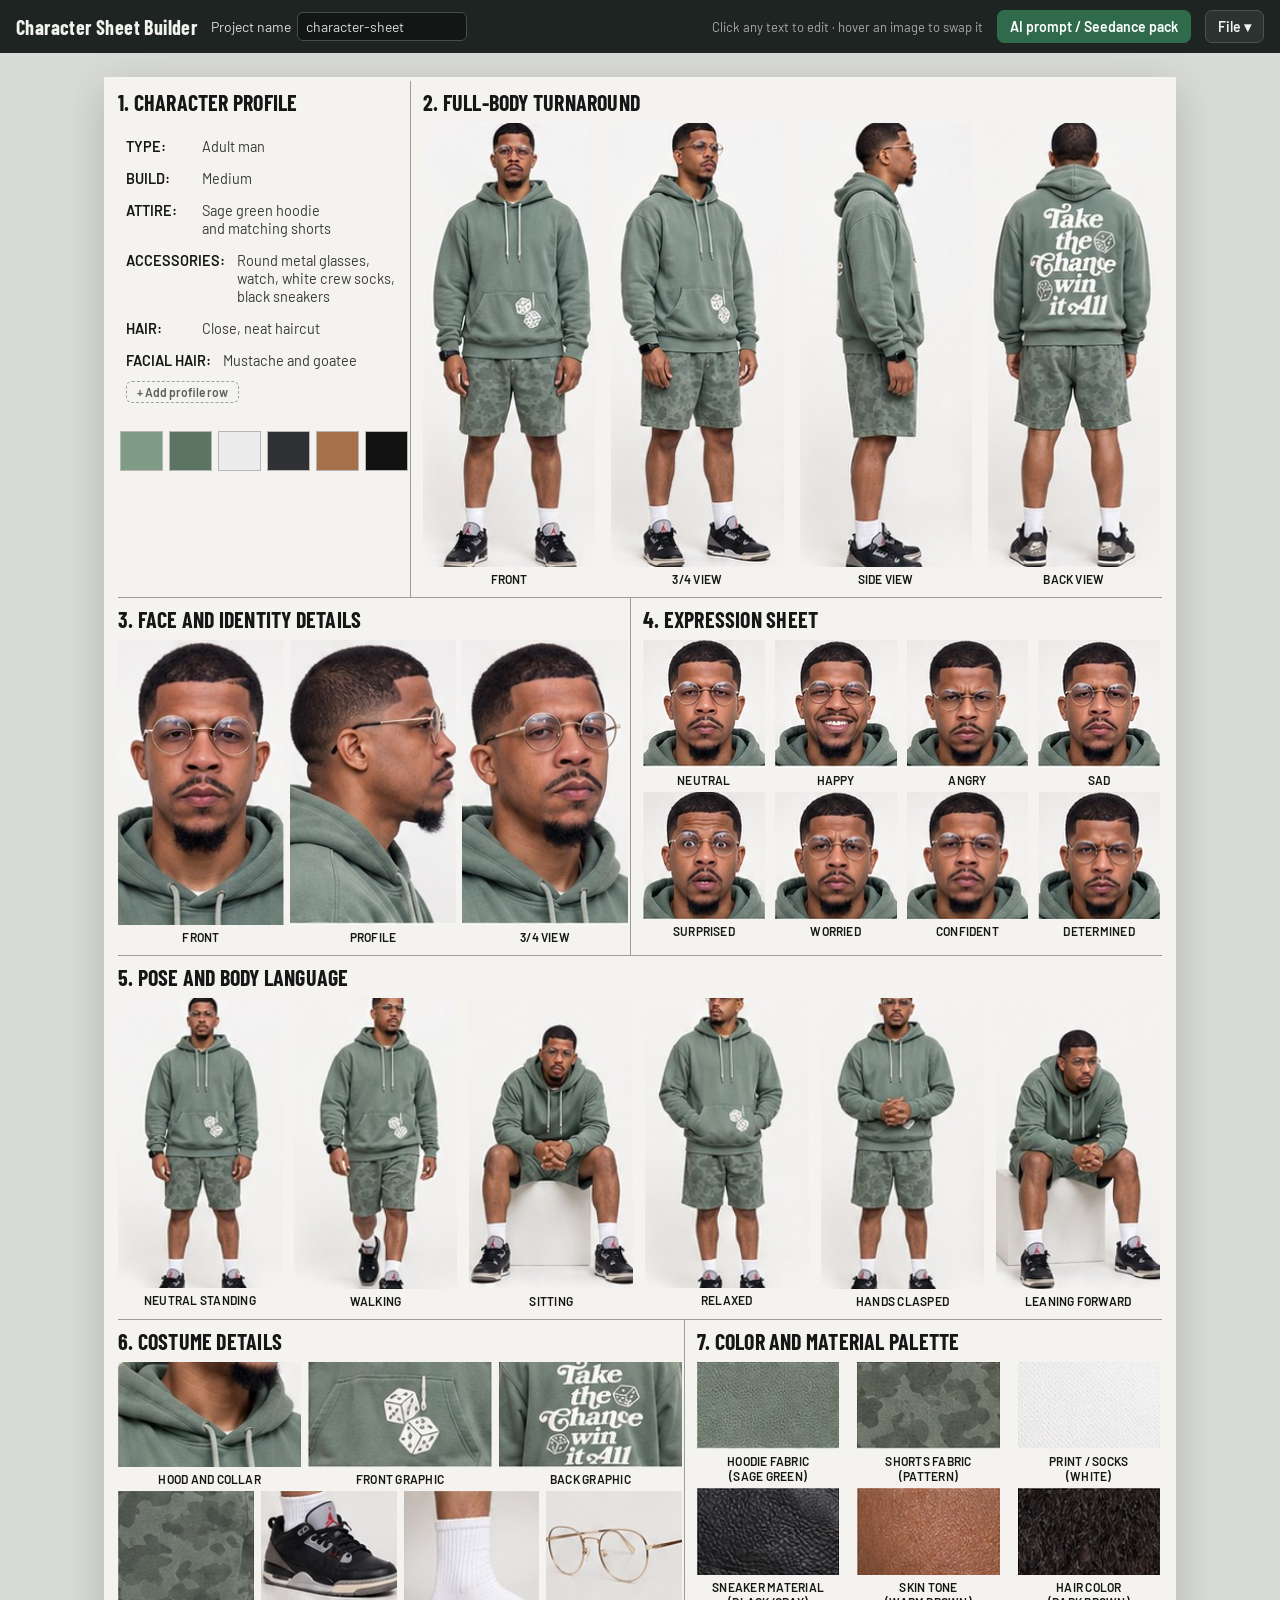
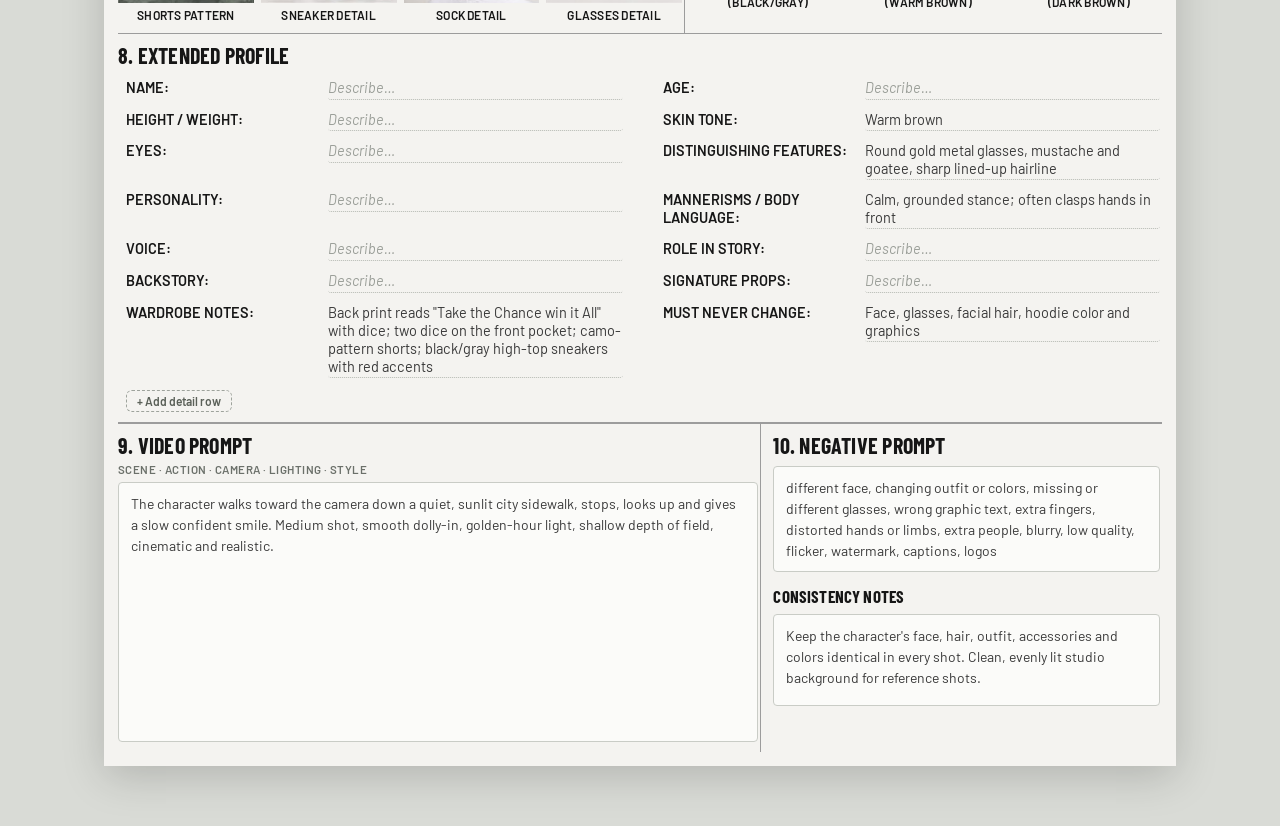
<file: character-sheet/index.html>
<!doctype html>
<html lang="en">
<head>
<meta charset="utf-8">
<meta name="viewport" content="width=device-width, initial-scale=1">
<title>Character Sheet Builder</title>
<link rel="preconnect" href="https://fonts.googleapis.com">
<link rel="preconnect" href="https://fonts.gstatic.com" crossorigin>
<link href="https://fonts.googleapis.com/css2?family=Barlow+Condensed:wght@500;600;700&family=Barlow:wght@400;500;600&display=swap" rel="stylesheet">
<link rel="stylesheet" href="styles.css">
</head>
<body>

<!-- ============ TOOLBAR (hidden in PDF / PNG exports) ============ -->
<header class="toolbar no-export">
  <div class="tb-left">
    <strong class="brand">Character Sheet Builder</strong>
    <label class="name-field">Project name
      <input id="projectName" type="text" value="character-sheet" spellcheck="false">
    </label>
  </div>
  <div class="tb-right">
    <span class="hint">Click any text to edit · hover an image to swap it</span>
    <button id="btnPrompt" class="primary">AI prompt / Seedance pack</button>
    <div class="menu">
      <button class="menu-btn">File ▾</button>
      <div class="menu-list">
        <button id="btnBlank">New blank character</button>
        <hr>
        <button id="btnPdf">PDF (Save as PDF)</button>
        <button id="btnPng">PNG image of the sheet</button>
        <button id="btnZip">AI pack (.zip: prompt + JSON + images)</button>
        <hr>
        <button id="btnSave">Save project (.json)</button>
        <button id="btnLoad">Open project (.json)</button>
        <hr>
        <button id="btnReset" class="danger">Reset to sample character</button>
      </div>
    </div>
  </div>
  <input id="projectFile" type="file" accept=".json,application/json" hidden>
</header>

<main class="stage">
<!-- ===================================================================
     THE SHEET
     - Any element with data-k is editable text (the key is used for saving).
     - Any <figure class="slot"> is a swappable image. Change src to point
       at a different file in /assets if you want a new default image.
     =================================================================== -->
<article id="sheet" class="sheet">

  <!-- ROW 1 : profile + turnaround -->
  <section class="row row-1">
    <div class="cell profile" data-section>
      <h2 data-k="s1-title">1. CHARACTER PROFILE</h2>
      <!-- Profile rows: add/remove in the browser, or edit these defaults here. -->
      <dl class="profile-list" data-list="core" data-add="+ Add profile row">
        <div><dt>TYPE:</dt><dd>Adult man</dd></div>
        <div><dt>BUILD:</dt><dd>Medium</dd></div>
        <div><dt>ATTIRE:</dt><dd>Sage green hoodie<br>and matching shorts</dd></div>
        <div><dt>ACCESSORIES:</dt><dd>Round metal glasses, watch, white crew socks, black sneakers</dd></div>
        <div><dt>HAIR:</dt><dd>Close, neat haircut</dd></div>
        <div><dt>FACIAL HAIR:</dt><dd>Mustache and goatee</dd></div>
      </dl>
      <div class="swatches" title="Click a swatch to change its color">
        <label><input type="color" data-c="c1" value="#7f9c87"></label>
        <label><input type="color" data-c="c2" value="#5c7562"></label>
        <label><input type="color" data-c="c3" value="#ececec"></label>
        <label><input type="color" data-c="c4" value="#303134"></label>
        <label><input type="color" data-c="c5" value="#a6704a"></label>
        <label><input type="color" data-c="c6" value="#121212"></label>
      </div>
    </div>

    <div class="cell" data-section>
      <h2 data-k="s2-title">2. FULL-BODY TURNAROUND</h2>
      <div class="grid g-turn">
        <figure class="slot" data-id="turn-front"><div class="frame"><img src="assets/turn-front.jpg" alt=""></div><figcaption data-k="turn-front">FRONT</figcaption></figure>
        <figure class="slot" data-id="turn-34"><div class="frame"><img src="assets/turn-34.jpg" alt=""></div><figcaption data-k="turn-34">3/4 VIEW</figcaption></figure>
        <figure class="slot" data-id="turn-side"><div class="frame"><img src="assets/turn-side.jpg" alt=""></div><figcaption data-k="turn-side">SIDE VIEW</figcaption></figure>
        <figure class="slot" data-id="turn-back"><div class="frame"><img src="assets/turn-back.jpg" alt=""></div><figcaption data-k="turn-back">BACK VIEW</figcaption></figure>
      </div>
    </div>
  </section>

  <!-- ROW 2 : face + expressions -->
  <section class="row row-2">
    <div class="cell" data-section>
      <h2 data-k="s3-title">3. FACE AND IDENTITY DETAILS</h2>
      <div class="grid g-face">
        <figure class="slot" data-id="face-front"><div class="frame"><img src="assets/face-front.jpg" alt=""></div><figcaption data-k="face-front">FRONT</figcaption></figure>
        <figure class="slot" data-id="face-profile"><div class="frame"><img src="assets/face-profile.jpg" alt=""></div><figcaption data-k="face-profile">PROFILE</figcaption></figure>
        <figure class="slot" data-id="face-34"><div class="frame"><img src="assets/face-34.jpg" alt=""></div><figcaption data-k="face-34">3/4 VIEW</figcaption></figure>
      </div>
    </div>

    <div class="cell" data-section>
      <h2 data-k="s4-title">4. EXPRESSION SHEET</h2>
      <div class="grid g-expr">
        <figure class="slot" data-id="expr-neutral"><div class="frame"><img src="assets/expr-neutral.jpg" alt=""></div><figcaption data-k="expr-neutral">NEUTRAL</figcaption></figure>
        <figure class="slot" data-id="expr-happy"><div class="frame"><img src="assets/expr-happy.jpg" alt=""></div><figcaption data-k="expr-happy">HAPPY</figcaption></figure>
        <figure class="slot" data-id="expr-angry"><div class="frame"><img src="assets/expr-angry.jpg" alt=""></div><figcaption data-k="expr-angry">ANGRY</figcaption></figure>
        <figure class="slot" data-id="expr-sad"><div class="frame"><img src="assets/expr-sad.jpg" alt=""></div><figcaption data-k="expr-sad">SAD</figcaption></figure>
        <figure class="slot" data-id="expr-surprised"><div class="frame"><img src="assets/expr-surprised.jpg" alt=""></div><figcaption data-k="expr-surprised">SURPRISED</figcaption></figure>
        <figure class="slot" data-id="expr-worried"><div class="frame"><img src="assets/expr-worried.jpg" alt=""></div><figcaption data-k="expr-worried">WORRIED</figcaption></figure>
        <figure class="slot" data-id="expr-confident"><div class="frame"><img src="assets/expr-confident.jpg" alt=""></div><figcaption data-k="expr-confident">CONFIDENT</figcaption></figure>
        <figure class="slot" data-id="expr-determined"><div class="frame"><img src="assets/expr-determined.jpg" alt=""></div><figcaption data-k="expr-determined">DETERMINED</figcaption></figure>
      </div>
    </div>
  </section>

  <!-- ROW 3 : poses -->
  <section class="row row-3">
    <div class="cell" data-section>
      <h2 data-k="s5-title">5. POSE AND BODY LANGUAGE</h2>
      <div class="grid g-pose">
        <figure class="slot" data-id="pose-neutral"><div class="frame"><img src="assets/pose-neutral.jpg" alt=""></div><figcaption data-k="pose-neutral">NEUTRAL STANDING</figcaption></figure>
        <figure class="slot" data-id="pose-walking"><div class="frame"><img src="assets/pose-walking.jpg" alt=""></div><figcaption data-k="pose-walking">WALKING</figcaption></figure>
        <figure class="slot" data-id="pose-sitting"><div class="frame"><img src="assets/pose-sitting.jpg" alt=""></div><figcaption data-k="pose-sitting">SITTING</figcaption></figure>
        <figure class="slot" data-id="pose-relaxed"><div class="frame"><img src="assets/pose-relaxed.jpg" alt=""></div><figcaption data-k="pose-relaxed">RELAXED</figcaption></figure>
        <figure class="slot" data-id="pose-clasped"><div class="frame"><img src="assets/pose-clasped.jpg" alt=""></div><figcaption data-k="pose-clasped">HANDS CLASPED</figcaption></figure>
        <figure class="slot" data-id="pose-leaning"><div class="frame"><img src="assets/pose-leaning.jpg" alt=""></div><figcaption data-k="pose-leaning">LEANING FORWARD</figcaption></figure>
      </div>
    </div>
  </section>

  <!-- ROW 4 : costume + materials -->
  <section class="row row-4">
    <div class="cell" data-section>
      <h2 data-k="s6-title">6. COSTUME DETAILS</h2>
      <div class="grid g-cost-a">
        <figure class="slot" data-id="cost-hood"><div class="frame"><img src="assets/cost-hood.jpg" alt=""></div><figcaption data-k="cost-hood" data-ph="DETAIL NAME">HOOD AND COLLAR</figcaption></figure>
        <figure class="slot" data-id="cost-frontgfx"><div class="frame"><img src="assets/cost-frontgfx.jpg" alt=""></div><figcaption data-k="cost-frontgfx" data-ph="DETAIL NAME">FRONT GRAPHIC</figcaption></figure>
        <figure class="slot" data-id="cost-backgfx"><div class="frame"><img src="assets/cost-backgfx.jpg" alt=""></div><figcaption data-k="cost-backgfx" data-ph="DETAIL NAME">BACK GRAPHIC</figcaption></figure>
      </div>
      <div class="grid g-cost-b">
        <figure class="slot" data-id="cost-shorts"><div class="frame"><img src="assets/cost-shorts.jpg" alt=""></div><figcaption data-k="cost-shorts" data-ph="DETAIL NAME">SHORTS PATTERN</figcaption></figure>
        <figure class="slot" data-id="cost-sneaker"><div class="frame"><img src="assets/cost-sneaker.jpg" alt=""></div><figcaption data-k="cost-sneaker" data-ph="DETAIL NAME">SNEAKER DETAIL</figcaption></figure>
        <figure class="slot" data-id="cost-sock"><div class="frame"><img src="assets/cost-sock.jpg" alt=""></div><figcaption data-k="cost-sock" data-ph="DETAIL NAME">SOCK DETAIL</figcaption></figure>
        <figure class="slot" data-id="cost-glasses"><div class="frame"><img src="assets/cost-glasses.jpg" alt=""></div><figcaption data-k="cost-glasses" data-ph="DETAIL NAME">GLASSES DETAIL</figcaption></figure>
      </div>
    </div>

    <div class="cell" data-section>
      <h2 data-k="s7-title">7. COLOR AND MATERIAL PALETTE</h2>
      <div class="grid g-mat">
        <figure class="slot" data-id="mat-hoodie"><div class="frame"><img src="assets/mat-hoodie.jpg" alt=""></div><figcaption data-k="mat-hoodie" data-ph="MATERIAL (COLOR)">HOODIE FABRIC<br>(SAGE GREEN)</figcaption></figure>
        <figure class="slot" data-id="mat-shorts"><div class="frame"><img src="assets/mat-shorts.jpg" alt=""></div><figcaption data-k="mat-shorts" data-ph="MATERIAL (COLOR)">SHORTS FABRIC<br>(PATTERN)</figcaption></figure>
        <figure class="slot" data-id="mat-print"><div class="frame"><img src="assets/mat-print.jpg" alt=""></div><figcaption data-k="mat-print" data-ph="MATERIAL (COLOR)">PRINT / SOCKS<br>(WHITE)</figcaption></figure>
        <figure class="slot" data-id="mat-sneaker"><div class="frame"><img src="assets/mat-sneaker.jpg" alt=""></div><figcaption data-k="mat-sneaker" data-ph="MATERIAL (COLOR)">SNEAKER MATERIAL<br>(BLACK/GRAY)</figcaption></figure>
        <figure class="slot" data-id="mat-skin"><div class="frame"><img src="assets/mat-skin.jpg" alt=""></div><figcaption data-k="mat-skin" data-ph="MATERIAL (COLOR)">SKIN TONE<br>(WARM BROWN)</figcaption></figure>
        <figure class="slot" data-id="mat-hair"><div class="frame"><img src="assets/mat-hair.jpg" alt=""></div><figcaption data-k="mat-hair" data-ph="MATERIAL (COLOR)">HAIR COLOR<br>(DARK BROWN)</figcaption></figure>
      </div>
    </div>
  </section>

  <!-- ROW 5 : extended profile (add / remove rows in the browser) -->
  <section class="row row-details">
    <div class="cell">
      <h2 data-k="s8-title">8. EXTENDED PROFILE</h2>
      <dl class="profile-list details-list" data-list="details" data-add="+ Add detail row">
        <div><dt>NAME:</dt><dd></dd></div>
        <div><dt>AGE:</dt><dd></dd></div>
        <div><dt>HEIGHT / WEIGHT:</dt><dd></dd></div>
        <div><dt>SKIN TONE:</dt><dd>Warm brown</dd></div>
        <div><dt>EYES:</dt><dd></dd></div>
        <div><dt>DISTINGUISHING FEATURES:</dt><dd>Round gold metal glasses, mustache and goatee, sharp lined-up hairline</dd></div>
        <div><dt>PERSONALITY:</dt><dd></dd></div>
        <div><dt>MANNERISMS / BODY LANGUAGE:</dt><dd>Calm, grounded stance; often clasps hands in front</dd></div>
        <div><dt>VOICE:</dt><dd></dd></div>
        <div><dt>ROLE IN STORY:</dt><dd></dd></div>
        <div><dt>BACKSTORY:</dt><dd></dd></div>
        <div><dt>SIGNATURE PROPS:</dt><dd></dd></div>
        <div><dt>WARDROBE NOTES:</dt><dd>Back print reads "Take the Chance win it All" with dice; two dice on the front pocket; camo-pattern shorts; black/gray high-top sneakers with red accents</dd></div>
        <div><dt>MUST NEVER CHANGE:</dt><dd>Face, glasses, facial hair, hoodie color and graphics</dd></div>
      </dl>
    </div>
  </section>

  <!-- ROW 6 : prompt + negative prompt (both go into the AI pack) -->
  <section class="row row-prompt">
    <div class="cell">
      <h2 data-k="s9-title">9. VIDEO PROMPT</h2>
      <div class="field-label" data-k="prompt-label">SCENE · ACTION · CAMERA · LIGHTING · STYLE</div>
      <div class="field-box big" data-k="scene-prompt" data-ph="Describe the shot: where the character is, what they do, camera movement, lighting, mood, style, duration…">The character walks toward the camera down a quiet, sunlit city sidewalk, stops, looks up and gives a slow confident smile. Medium shot, smooth dolly-in, golden-hour light, shallow depth of field, cinematic and realistic.</div>
    </div>
    <div class="cell">
      <h2 data-k="s10-title">10. NEGATIVE PROMPT</h2>
      <div class="field-box" data-k="negative" data-ph="What the model must avoid…">different face, changing outfit or colors, missing or different glasses, wrong graphic text, extra fingers, distorted hands or limbs, extra people, blurry, low quality, flicker, watermark, captions, logos</div>
      <h2 class="sub" data-k="notes-title">CONSISTENCY NOTES</h2>
      <div class="field-box" data-k="notes" data-ph="Anything the video model should always keep or avoid (lighting, style, props)…">Keep the character's face, hair, outfit, accessories and colors identical in every shot. Clean, evenly lit studio background for reference shots.</div>
    </div>
  </section>
</article>
</main>

<!-- ============ AI PROMPT DIALOG ============ -->
<dialog id="promptDialog" class="no-export">
  <form method="dialog" class="dlg">
    <header>
      <h3>AI prompt &amp; Seedance pack</h3>
      <button value="close" class="x" aria-label="Close">✕</button>
    </header>
    <p class="dlg-help">Generated from the sheet. Edit freely before copying. The <b>AI pack</b> zip contains this prompt as
      <code>prompt.md</code>, structured data as <code>character.json</code>, every image as a separate file in <code>images/</code>,
      and the full sheet as <code>sheet.png</code>. Upload the images as reference images, then paste the video prompt and negative prompt into their fields.</p>
    <textarea id="promptText" spellcheck="false"></textarea>
    <footer>
      <button type="button" id="dlgCopyPrompt">Copy video prompt</button>
      <button type="button" id="dlgCopyNeg">Copy negative prompt</button>
      <button type="button" id="dlgCopy">Copy all</button>
      <button type="button" id="dlgMd">Download prompt.md</button>
      <button type="button" id="dlgJson">Download character.json</button>
      <button type="button" id="dlgZip" class="primary">Download AI pack (.zip)</button>
    </footer>
  </form>
</dialog>

<div id="toast" class="toast no-export" role="status"></div>
<input id="imageFile" type="file" accept="image/*" hidden>

<!-- Export helpers (bundled locally so everything works offline) -->
<script src="vendor/html2canvas.min.js" defer></script>
<script src="vendor/jszip.min.js" defer></script>
<script src="app.js" defer></script>
</body>
</html>
</file>
<file: character-sheet/styles.css>
/* ==========================================================
   Character Sheet Builder — styles
   Tweak the tokens below to restyle the whole sheet.
   ========================================================== */
:root {
  --sheet-bg: #f4f3f0;
  --ink: #161616;
  --muted: #3a3a3a;
  --rule: #9c9c9c;
  --accent: #2f6b4a;
  --danger: #c0392b;
  --ui-bg: #1d2421;
  --ui-fg: #f2f2ef;
  --page-bg: #d9dbd6;
  --head-font: "Barlow Condensed", "Arial Narrow", Arial, sans-serif;
  --body-font: "Barlow", "Helvetica Neue", Arial, sans-serif;
  --sheet-w: 1072px;
}
@media (prefers-color-scheme: dark) {
  :root { --page-bg: #2a2e2c; }
}

* { box-sizing: border-box; }
html, body { margin: 0; }
body {
  background: var(--page-bg);
  font-family: var(--body-font);
  color: var(--ink);
}

/* ---------------- Toolbar ---------------- */
.toolbar {
  position: sticky; top: 0; z-index: 50;
  display: flex; flex-wrap: wrap; gap: 10px 16px;
  justify-content: space-between; align-items: center;
  padding: 10px 16px;
  background: var(--ui-bg); color: var(--ui-fg);
  font-size: 14px;
}
.tb-left, .tb-right { display: flex; flex-wrap: wrap; gap: 10px 14px; align-items: center; }
.brand { font-family: var(--head-font); font-size: 20px; letter-spacing: .02em; }
.name-field { display: flex; gap: 6px; align-items: center; opacity: .9; }
.name-field input {
  width: 170px; padding: 5px 8px; border-radius: 6px;
  border: 1px solid #4a544f; background: #111614; color: var(--ui-fg); font: inherit;
}
.hint { opacity: .65; font-size: 13px; }
.toolbar button, .dlg button {
  font: inherit; font-weight: 600; cursor: pointer;
  padding: 7px 12px; border-radius: 7px;
  border: 1px solid #4a544f; background: #2b3430; color: var(--ui-fg);
}
.toolbar button:hover, .dlg button:hover { background: #36413c; }
button.primary { background: var(--accent); border-color: var(--accent); color: #fff; }
button.primary:hover { background: #3a7f59; }
.menu { position: relative; }
.menu-list {
  display: none; position: absolute; right: 0; top: calc(100% + 6px);
  min-width: 270px; padding: 6px;
  background: #222a26; border: 1px solid #4a544f; border-radius: 9px;
  box-shadow: 0 12px 30px rgba(0,0,0,.35);
}
.menu.open .menu-list { display: grid; gap: 2px; }
.menu-list button { text-align: left; border: 0; background: transparent; font-weight: 500; }
.menu-list button.danger { color: #ff8a7a; }
.menu-list hr { border: 0; border-top: 1px solid #3c4642; margin: 4px 0; width: 100%; }

/* ---------------- Stage / Sheet ---------------- */
.stage { padding: 24px 16px 60px; display: flex; justify-content: center; }
.sheet {
  width: var(--sheet-w);
  background: var(--sheet-bg);
  padding: 4px 14px 14px;
  box-shadow: 0 10px 40px rgba(0,0,0,.18);
  print-color-adjust: exact; -webkit-print-color-adjust: exact;
}

.row { display: grid; border-bottom: 1px solid var(--rule); }
.row:last-child { border-bottom: 0; }
.row-1 { grid-template-columns: 292px 1fr; }
.row-2 { grid-template-columns: 512px 1fr; }
.row-3 { grid-template-columns: 1fr; }
.row-4 { grid-template-columns: 566px 1fr; border-bottom: 0; }
.row-details { grid-template-columns: 1fr; border-top: 1px solid var(--rule); }
.row-prompt { grid-template-columns: 1.6fr 1fr; border-top: 1px solid var(--rule); }
.row > .cell + .cell { border-left: 1px solid var(--rule); }
.cell { padding: 6px 2px 10px 0; }
.cell + .cell { padding-left: 12px; }

h2 {
  font-family: var(--head-font); font-weight: 700;
  font-size: 22px; letter-spacing: .01em;
  margin: 2px 0 8px; text-transform: none;
}

/* Profile */
.profile-list { margin: 22px 0 0 8px; display: grid; gap: 14px; font-size: 14.5px; }
.profile-list > div { display: grid; grid-template-columns: auto 1fr; gap: 12px; align-items: start; }
.profile-list dt { font-weight: 600; min-width: 64px; }
.profile-list dd { margin: 0; color: var(--muted); }
.profile-list > div { position: relative; }
.row-del {
  position: absolute; left: -22px; top: 0; width: 18px; height: 18px; padding: 0;
  border: 0; border-radius: 50%; background: #c9cbc6; color: #333; font-size: 12px; line-height: 18px;
  cursor: pointer; opacity: 0; transition: opacity .15s;
}
.profile-list > div:hover .row-del, .row-del:focus { opacity: 1; }
.row-del:hover { background: var(--danger); color: #fff; }
.add-row {
  margin: 12px 0 0 8px; padding: 3px 10px; font: 600 12px var(--body-font);
  border: 1px dashed #9ea39c; border-radius: 6px; background: transparent; color: #5b6159; cursor: pointer;
}
.add-row:hover { border-color: var(--accent); color: var(--accent); }
body.exporting .row-del, body.exporting .add-row { display: none !important; }
.swatches { display: flex; gap: 6px; margin: 28px 0 0 2px; }
.swatches label { position: relative; flex: 1; height: 40px; cursor: pointer; }
.swatches input[type=color] {
  appearance: none; -webkit-appearance: none;
  width: 100%; height: 100%; padding: 0; border: 1px solid rgba(0,0,0,.25); background: none; cursor: pointer;
}
.swatches input[type=color]::-webkit-color-swatch-wrapper { padding: 0; }
.swatches input[type=color]::-webkit-color-swatch { border: 0; }
.swatches input[type=color]::-moz-color-swatch { border: 0; }

/* Grids of image slots */
.grid { display: grid; gap: 8px; }
.g-turn  { grid-template-columns: repeat(4, 1fr); gap: 16px; }
.g-turn .frame  { aspect-ratio: 170 / 438; }
.g-face  { grid-template-columns: repeat(3, 1fr); gap: 6px; }
.g-face .frame  { aspect-ratio: 157 / 270; }
.g-expr  { grid-template-columns: repeat(4, 1fr); gap: 4px 10px; }
.g-expr .frame  { aspect-ratio: 122 / 128; }
.g-pose  { grid-template-columns: repeat(6, 1fr); gap: 12px; }
.g-pose .frame  { aspect-ratio: 150 / 266; }
.g-cost-a { grid-template-columns: repeat(3, 1fr); gap: 7px; }
.g-cost-a .frame { aspect-ratio: 178 / 102; }
.g-cost-b { grid-template-columns: repeat(4, 1fr); gap: 7px; margin-top: 4px; }
.g-cost-b .frame { aspect-ratio: 133 / 110; }
.g-mat   { grid-template-columns: repeat(3, 1fr); gap: 4px 18px; }
.g-mat .frame   { aspect-ratio: 139 / 85; }

/* Slot */
.slot { margin: 0; display: flex; flex-direction: column; min-width: 0; }
.frame { position: relative; overflow: hidden; background: #fff; width: 100%; }
.frame img { display: block; width: 100%; height: 100%; object-fit: cover; object-position: center top; }
.slot.fit-contain .frame img { object-fit: contain; object-position: center; }
figcaption {
  font-size: 12px; font-weight: 600; text-align: center; letter-spacing: .02em;
  margin-top: 5px; line-height: 1.25; text-transform: uppercase;
}

/* Hover controls on images */
.slot-tools {
  position: absolute; top: 6px; right: 6px; display: flex; gap: 5px;
  opacity: 0; transition: opacity .15s;
}
.frame:hover .slot-tools, .frame:focus-within .slot-tools { opacity: 1; }
.slot-tools button {
  width: 30px; height: 30px; border-radius: 50%; border: 0; cursor: pointer;
  display: grid; place-items: center;
  background: rgba(20,20,20,.78); color: #fff;
  box-shadow: 0 2px 6px rgba(0,0,0,.3);
}
.slot-tools button:hover { background: #000; }
.slot-tools button.del:hover { background: var(--danger); }
.slot-tools svg { width: 16px; height: 16px; }

/* Empty slot */
.empty {
  position: absolute; inset: 0; display: none;
  flex-direction: column; align-items: center; justify-content: center; gap: 6px;
  border: 2px dashed #a8aca6; background: #ecece8; color: #6b706a;
  cursor: pointer; font-size: 12px; font-weight: 600; text-align: center; padding: 4px;
}
.empty .plus {
  width: 38px; height: 38px; border-radius: 50%;
  display: grid; place-items: center;
  background: var(--accent); color: #fff; font-size: 26px; line-height: 1;
}
.empty:hover { border-color: var(--accent); color: var(--accent); }
.slot.is-empty img { display: none; }
.slot.is-empty .empty { display: flex; }
.slot.is-empty .slot-tools { display: none; }
.frame.drag { outline: 3px solid var(--accent); outline-offset: -3px; }

/* Editable text affordance */
.ed { outline: none; border-radius: 3px; transition: background .12s; }
.ed:hover { background: rgba(47,107,74,.10); box-shadow: 0 0 0 1px rgba(47,107,74,.35); cursor: text; }
.ed:focus { background: #fff; box-shadow: 0 0 0 2px var(--accent); }
.ed:empty::before { content: attr(data-ph); color: #9a9e98; font-style: italic; }

/* Extended profile: two columns of label / value rows with room to write */
.details-list { grid-template-columns: 1fr 1fr; gap: 10px 40px; margin-top: 10px; }
.details-list > div { grid-template-columns: 190px 1fr; }
.details-list dd { min-height: 1.5em; border-bottom: 1px dotted #b5b8b2; padding-bottom: 2px; }

/* Prompt fields */
h2.sub { font-size: 17px; margin-top: 14px; }
.field-label { font-size: 11.5px; font-weight: 600; letter-spacing: .04em; color: #6b706a; margin: -4px 0 6px; }
.field-box {
  min-height: 92px; padding: 10px 12px; font-size: 14px; line-height: 1.5; color: var(--muted);
  background: #fbfbf9; border: 1px solid #c9ccc6; border-radius: 4px; white-space: pre-wrap;
}
.field-box.big { min-height: 260px; }

/* ---------------- Dialog ---------------- */
dialog { border: 0; border-radius: 12px; padding: 0; width: min(860px, calc(100vw - 32px)); background: var(--ui-bg); color: var(--ui-fg); }
dialog::backdrop { background: rgba(0,0,0,.55); }
.dlg { display: grid; gap: 10px; padding: 16px 18px 18px; }
.dlg header { display: flex; justify-content: space-between; align-items: center; }
.dlg h3 { margin: 0; font-family: var(--head-font); font-size: 22px; }
.dlg .x { border: 0; background: transparent; font-size: 18px; }
.dlg-help { margin: 0; font-size: 13px; opacity: .8; line-height: 1.45; }
.dlg code { background: #111614; padding: 1px 5px; border-radius: 4px; }
#promptText {
  width: 100%; height: 48vh; resize: vertical;
  font: 13px/1.5 ui-monospace, SFMono-Regular, Menlo, Consolas, monospace;
  background: #0f1312; color: #e7ece9; border: 1px solid #4a544f; border-radius: 8px; padding: 12px;
}
.dlg footer { display: flex; flex-wrap: wrap; gap: 8px; justify-content: flex-end; }

/* ---------------- Toast ---------------- */
.toast {
  position: fixed; left: 50%; bottom: 22px; transform: translate(-50%, 20px);
  background: #111; color: #fff; padding: 10px 16px; border-radius: 8px; font-size: 14px;
  opacity: 0; pointer-events: none; transition: .2s; max-width: calc(100vw - 32px); z-index: 99;
}
.toast.show { opacity: 1; transform: translate(-50%, 0); }

/* ---------------- Export / print modes ---------------- */
body.exporting .slot-tools,
body.exporting .slot.is-empty .empty { display: none !important; }
body.exporting .ed { background: none !important; box-shadow: none !important; }
body.exporting .ed:empty::before { content: ""; }

@media print {
  body { background: #fff; }
  .no-export { display: none !important; }
  .stage { padding: 0; display: block; }
  .sheet { box-shadow: none; zoom: 1 !important; margin: 0; }
  .slot-tools, .slot.is-empty .empty { display: none !important; }
  .ed { background: none !important; box-shadow: none !important; }
  .ed:empty::before { content: ""; }
  .row-tools, .add-row { display: none !important; }
}
</file>
